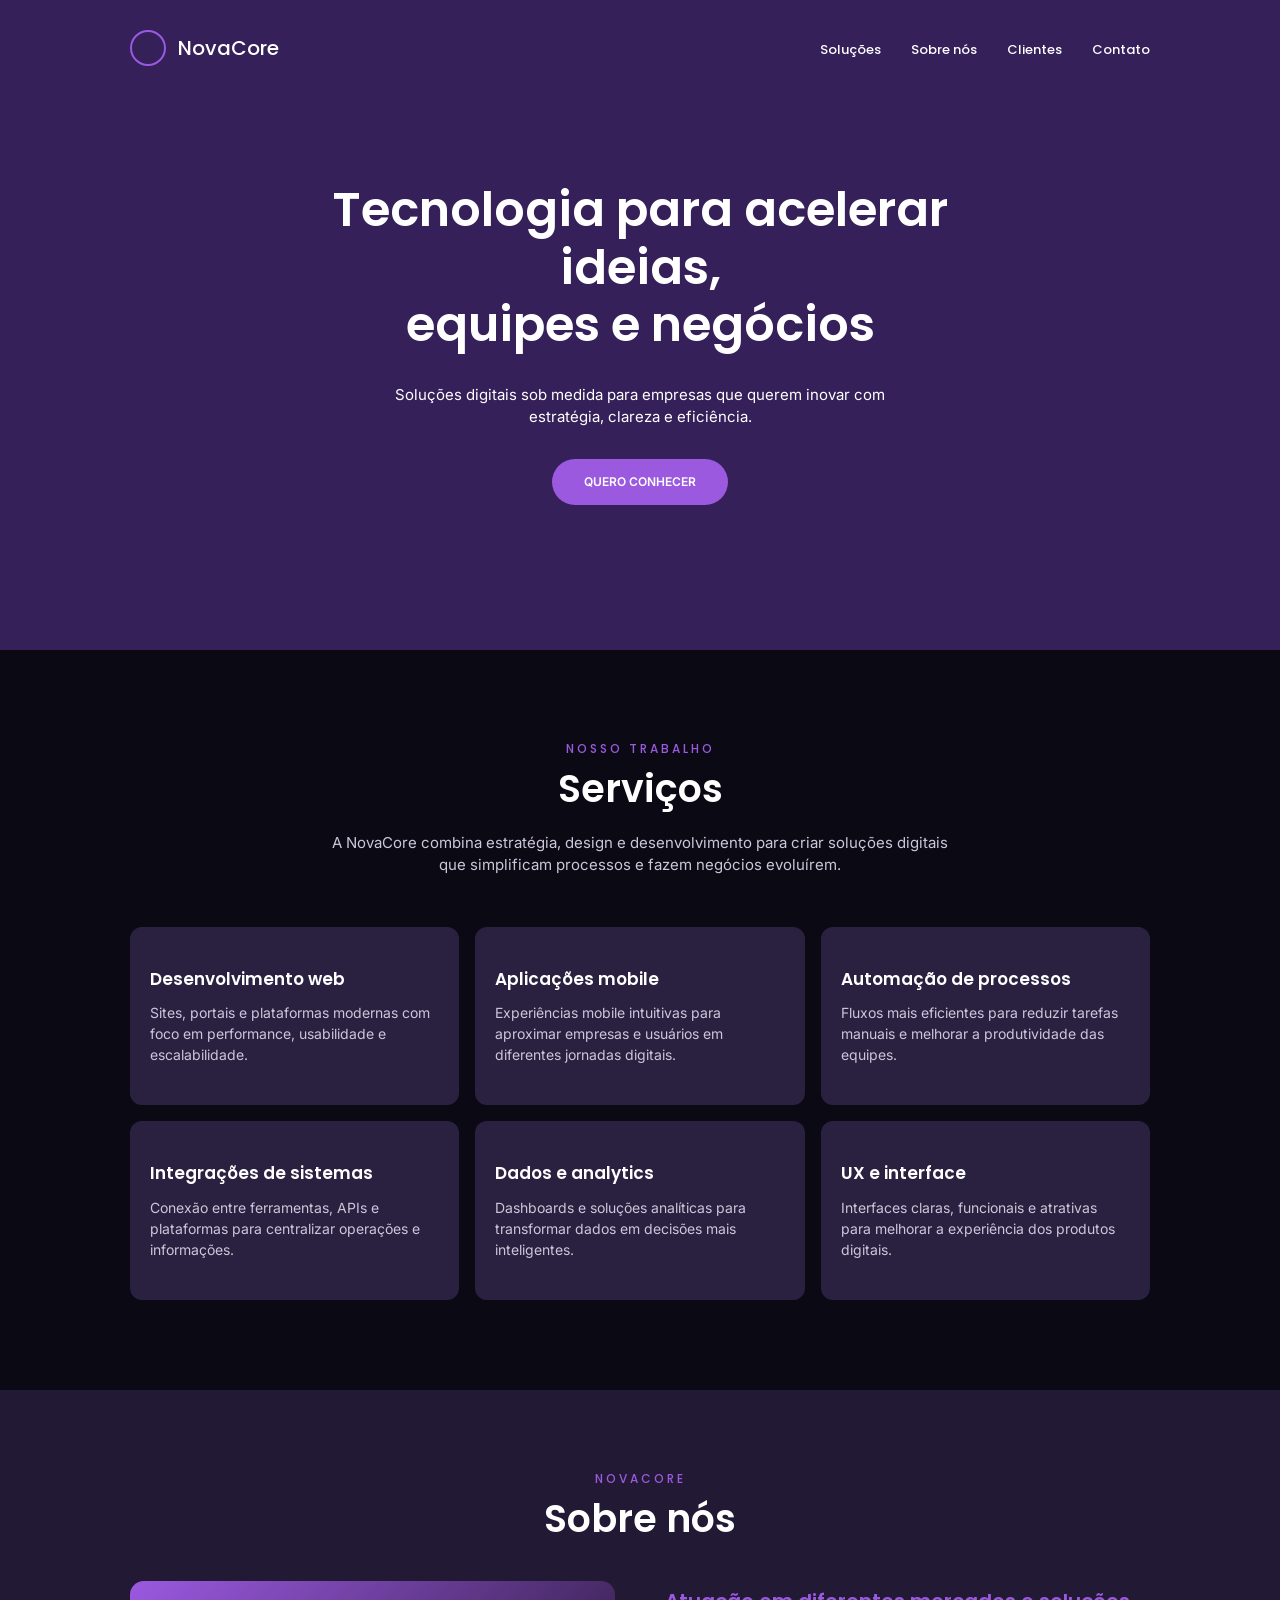
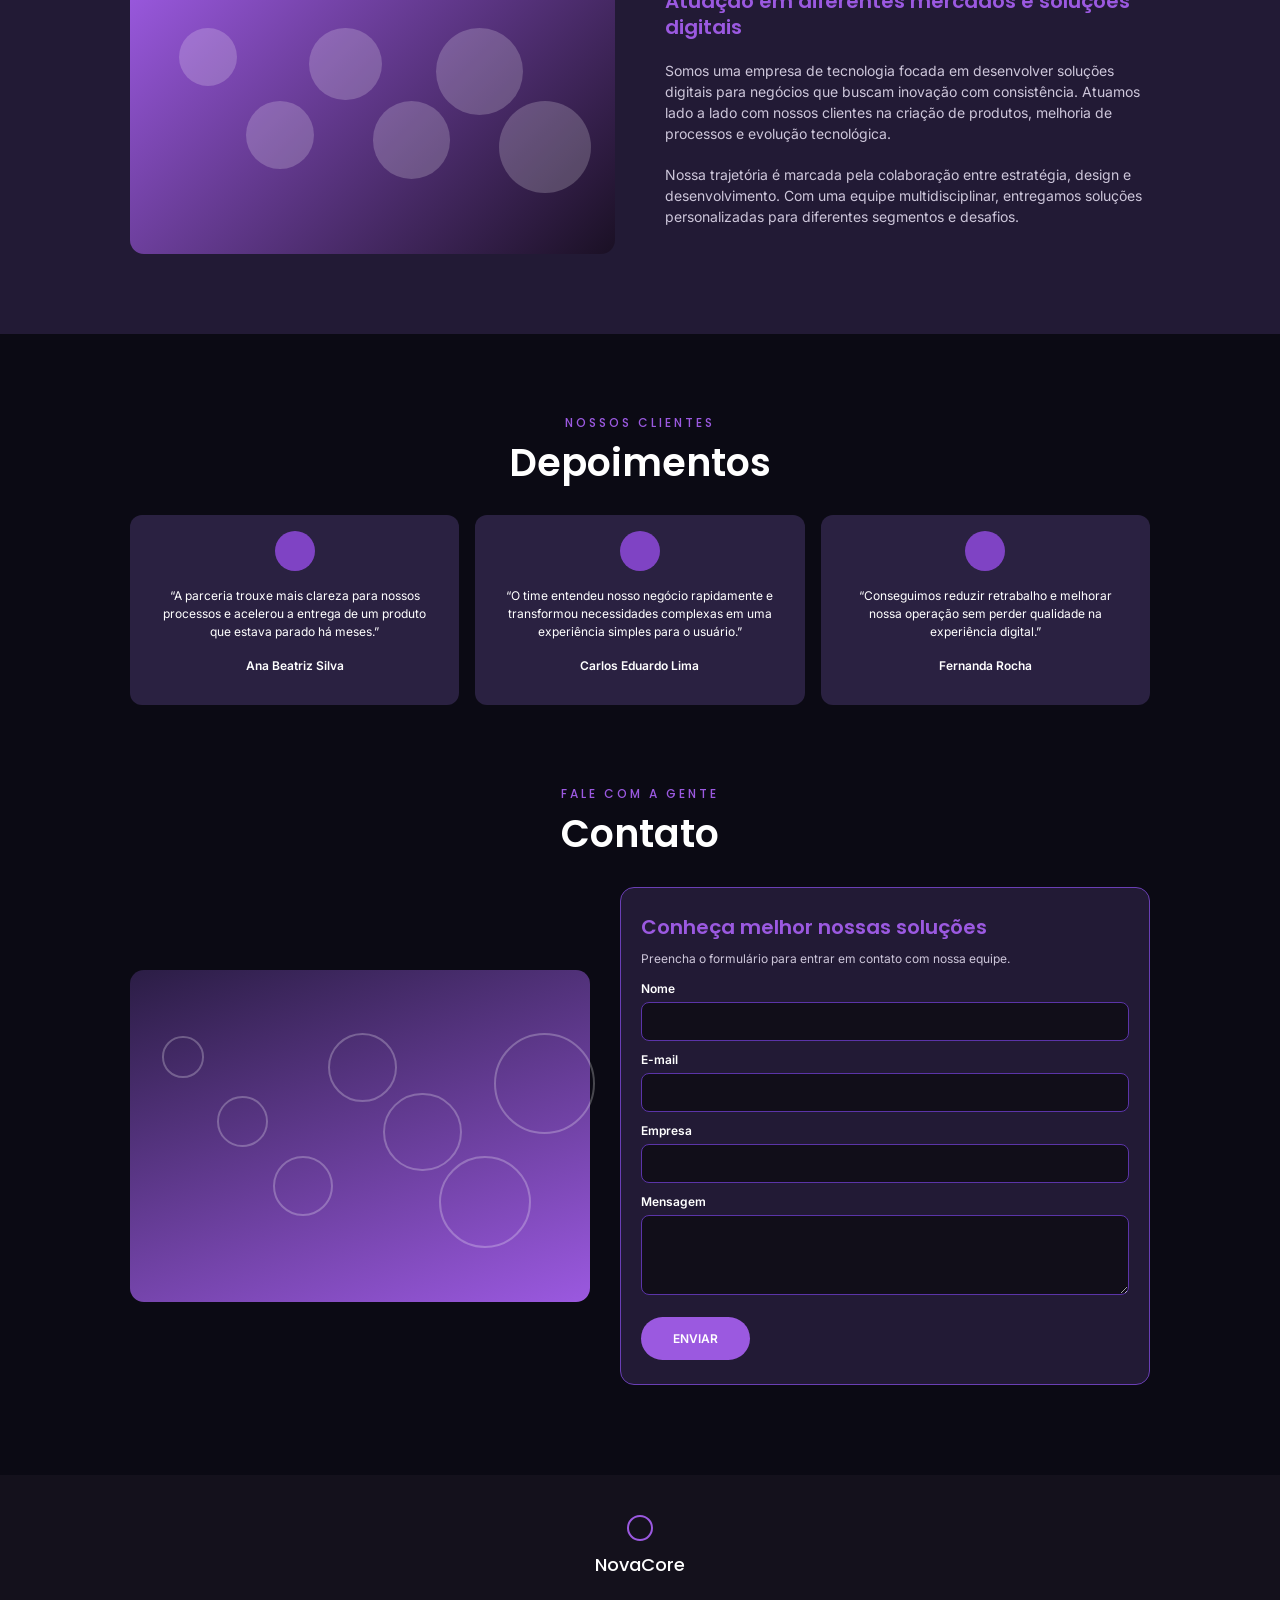
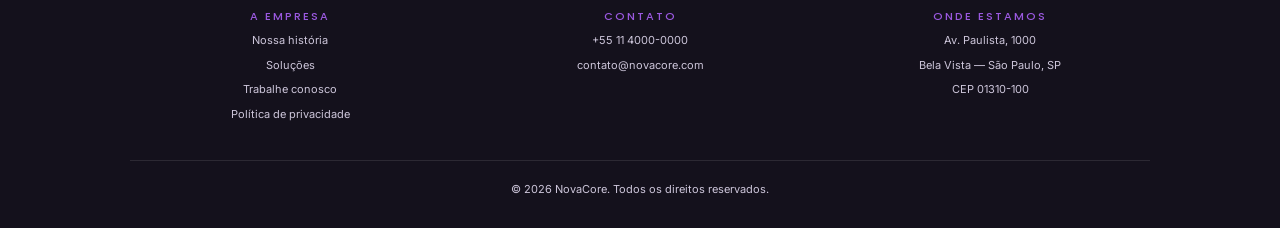
<file: Revisão/index.html>
<!DOCTYPE html>
<html lang="pt-BR">
<head>
    <meta charset="UTF-8">
    <meta name="viewport" content="width=device-width, initial-scale=1.0">
    <title>NovaCore</title>
    <link rel="stylesheet" href="reset.css">
    <link rel="stylesheet" href="variables.css">
    <link rel="stylesheet" href="components.css">
    <link rel="stylesheet" href="style.css">
</head>
<body>

    <header class="hero">
        <nav class="container menu">
            <a href="#" class="logo">
                <span class="logo-circle"></span>
                NovaCore
            </a>
            <ul>
                <li><a href="#solucoes">Soluções</a></li>
                <li><a href="#sobre">Sobre nós</a></li>
                <li><a href="#clientes">Clientes</a></li>
                <li><a href="#contato">Contato</a></li>
            </ul>
        </nav>

        <div class="hero-content">
            <h1>Tecnologia para acelerar ideias,<br>equipes e negócios</h1>
            <p>Soluções digitais sob medida para empresas que querem inovar com estratégia, clareza e eficiência.</p>
            <a href="#solucoes" class="btn">Quero conhecer</a>
        </div>
    </header>

    <main>
        <section id="solucoes" class="servicos">
            <div class="container">
                <div class="section-head">
                    <span class="eyebrow">Nosso trabalho</span>
                    <h2>Serviços</h2>
                    <p>A NovaCore combina estratégia, design e desenvolvimento para criar soluções digitais que simplificam processos e fazem negócios evoluírem.</p>
                </div>

                <div class="grid-servicos">
                    <article class="card">
                        <h3>Desenvolvimento web</h3>
                        <p>Sites, portais e plataformas modernas com foco em performance, usabilidade e escalabilidade.</p>
                    </article>
                    <article class="card">
                        <h3>Aplicações mobile</h3>
                        <p>Experiências mobile intuitivas para aproximar empresas e usuários em diferentes jornadas digitais.</p>
                    </article>
                    <article class="card">
                        <h3>Automação de processos</h3>
                        <p>Fluxos mais eficientes para reduzir tarefas manuais e melhorar a produtividade das equipes.</p>
                    </article>
                    <article class="card">
                        <h3>Integrações de sistemas</h3>
                        <p>Conexão entre ferramentas, APIs e plataformas para centralizar operações e informações.</p>
                    </article>
                    <article class="card">
                        <h3>Dados e analytics</h3>
                        <p>Dashboards e soluções analíticas para transformar dados em decisões mais inteligentes.</p>
                    </article>
                    <article class="card">
                        <h3>UX e interface</h3>
                        <p>Interfaces claras, funcionais e atrativas para melhorar a experiência dos produtos digitais.</p>
                    </article>
                </div>
            </div>
        </section>

        <section id="sobre" class="sobre">
            <div class="container">
                <div class="section-head">
                    <span class="eyebrow">NovaCore</span>
                    <h2>Sobre nós</h2>
                </div>

                <div class="sobre-grid">
                    <div class="sobre-texto">
                        <h3>Atuação em diferentes mercados e soluções digitais</h3>
                        <p>Somos uma empresa de tecnologia focada em desenvolver soluções digitais para negócios que buscam inovação com consistência. Atuamos lado a lado com nossos clientes na criação de produtos, melhoria de processos e evolução tecnológica.</p>
                        <p>Nossa trajetória é marcada pela colaboração entre estratégia, design e desenvolvimento. Com uma equipe multidisciplinar, entregamos soluções personalizadas para diferentes segmentos e desafios.</p>
                    </div>

                    <div class="sobre-visual">
                        <span></span>
                        <span></span>
                        <span></span>
                        <span></span>
                        <span></span>
                        <span></span>
                    </div>
                </div>
            </div>
        </section>

        <section id="clientes" class="depoimentos">
            <div class="container">
                <div class="section-head">
                    <span class="eyebrow">Nossos clientes</span>
                    <h2>Depoimentos</h2>
                </div>

                <div class="grid-depoimentos">
                    <article class="card depoimento">
                        <span class="avatar"></span>
                        <blockquote>“A parceria trouxe mais clareza para nossos processos e acelerou a entrega de um produto que estava parado há meses.”</blockquote>
                        <strong>Ana Beatriz Silva</strong>
                    </article>
                    <article class="card depoimento">
                        <span class="avatar"></span>
                        <blockquote>“O time entendeu nosso negócio rapidamente e transformou necessidades complexas em uma experiência simples para o usuário.”</blockquote>
                        <strong>Carlos Eduardo Lima</strong>
                    </article>
                    <article class="card depoimento">
                        <span class="avatar"></span>
                        <blockquote>“Conseguimos reduzir retrabalho e melhorar nossa operação sem perder qualidade na experiência digital.”</blockquote>
                        <strong>Fernanda Rocha</strong>
                    </article>
                </div>
            </div>
        </section>

        <section id="contato" class="contato">
            <div class="container">
                <div class="section-head">
                    <span class="eyebrow">Fale com a gente</span>
                    <h2>Contato</h2>
                </div>

                <div class="contato-grid">
                    <div class="contato-visual">
                        <span></span>
                        <span></span>
                        <span></span>
                        <span></span>
                        <span></span>
                        <span></span>
                        <span></span>
                    </div>

                    <form class="form" action="#" method="post">
                        <h3>Conheça melhor nossas soluções</h3>
                        <p>Preencha o formulário para entrar em contato com nossa equipe.</p>

                        <label for="nome">Nome</label>
                        <input type="text" id="nome" name="nome" required>

                        <label for="email">E-mail</label>
                        <input type="email" id="email" name="email" required>

                        <label for="empresa">Empresa</label>
                        <input type="text" id="empresa" name="empresa">

                        <label for="mensagem">Mensagem</label>
                        <textarea id="mensagem" name="mensagem" required></textarea>

                        <button type="submit" class="btn">Enviar</button>
                    </form>
                </div>
            </div>
        </section>
    </main>

    <footer class="rodape">
        <div class="container">
            <div class="rodape-logo">
                <span class="logo-circle"></span>
                <strong>NovaCore</strong>
            </div>

            <div class="rodape-colunas">
                <div>
                    <h4>A empresa</h4>
                    <ul>
                        <li><a href="#sobre">Nossa história</a></li>
                        <li><a href="#solucoes">Soluções</a></li>
                        <li><a href="#contato">Trabalhe conosco</a></li>
                        <li><a href="#">Política de privacidade</a></li>
                    </ul>
                </div>
                <div>
                    <h4>Contato</h4>
                    <ul>
                        <li>+55 11 4000-0000</li>
                        <li>contato@novacore.com</li>
                    </ul>
                </div>
                <div>
                    <h4>Onde estamos</h4>
                    <ul>
                        <li>Av. Paulista, 1000</li>
                        <li>Bela Vista — São Paulo, SP</li>
                        <li>CEP 01310-100</li>
                    </ul>
                </div>
            </div>

            <p class="copy">© 2026 NovaCore. Todos os direitos reservados.</p>
        </div>
    </footer>

</body>
</html>
</file>
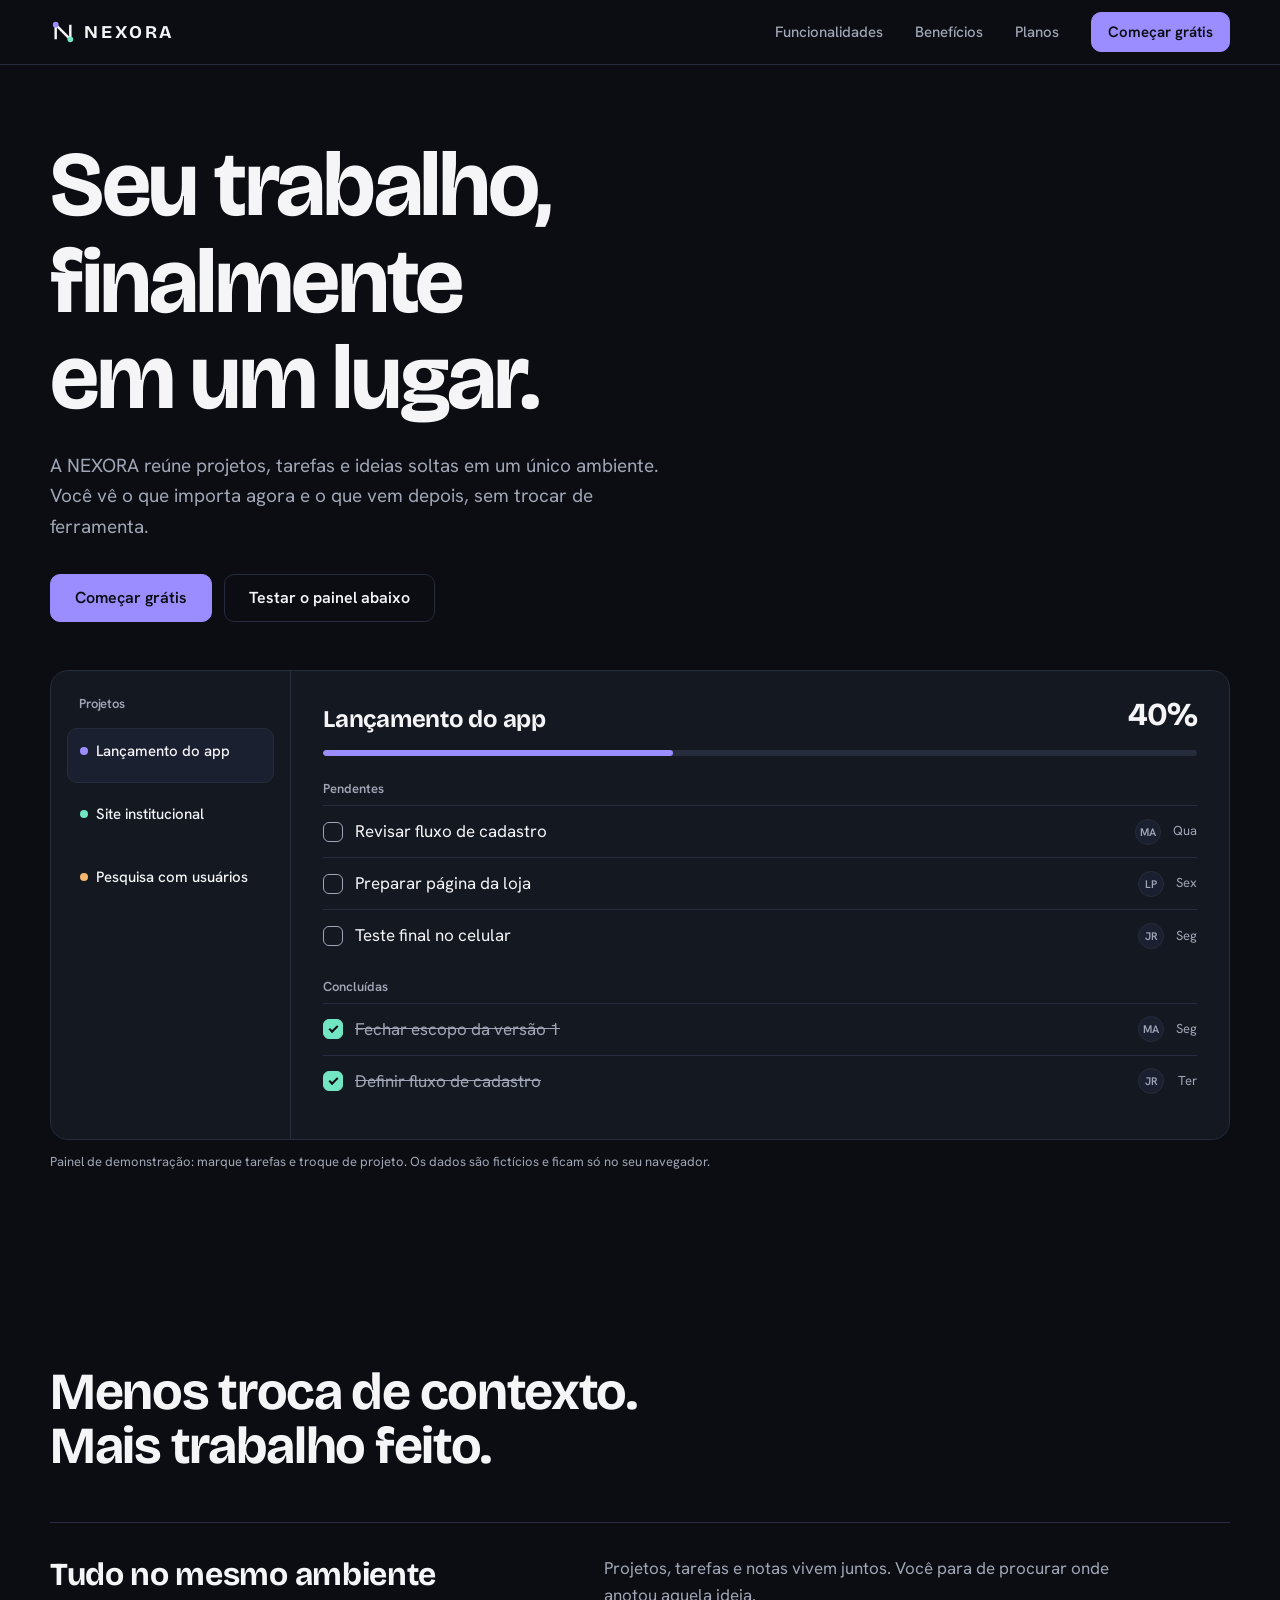
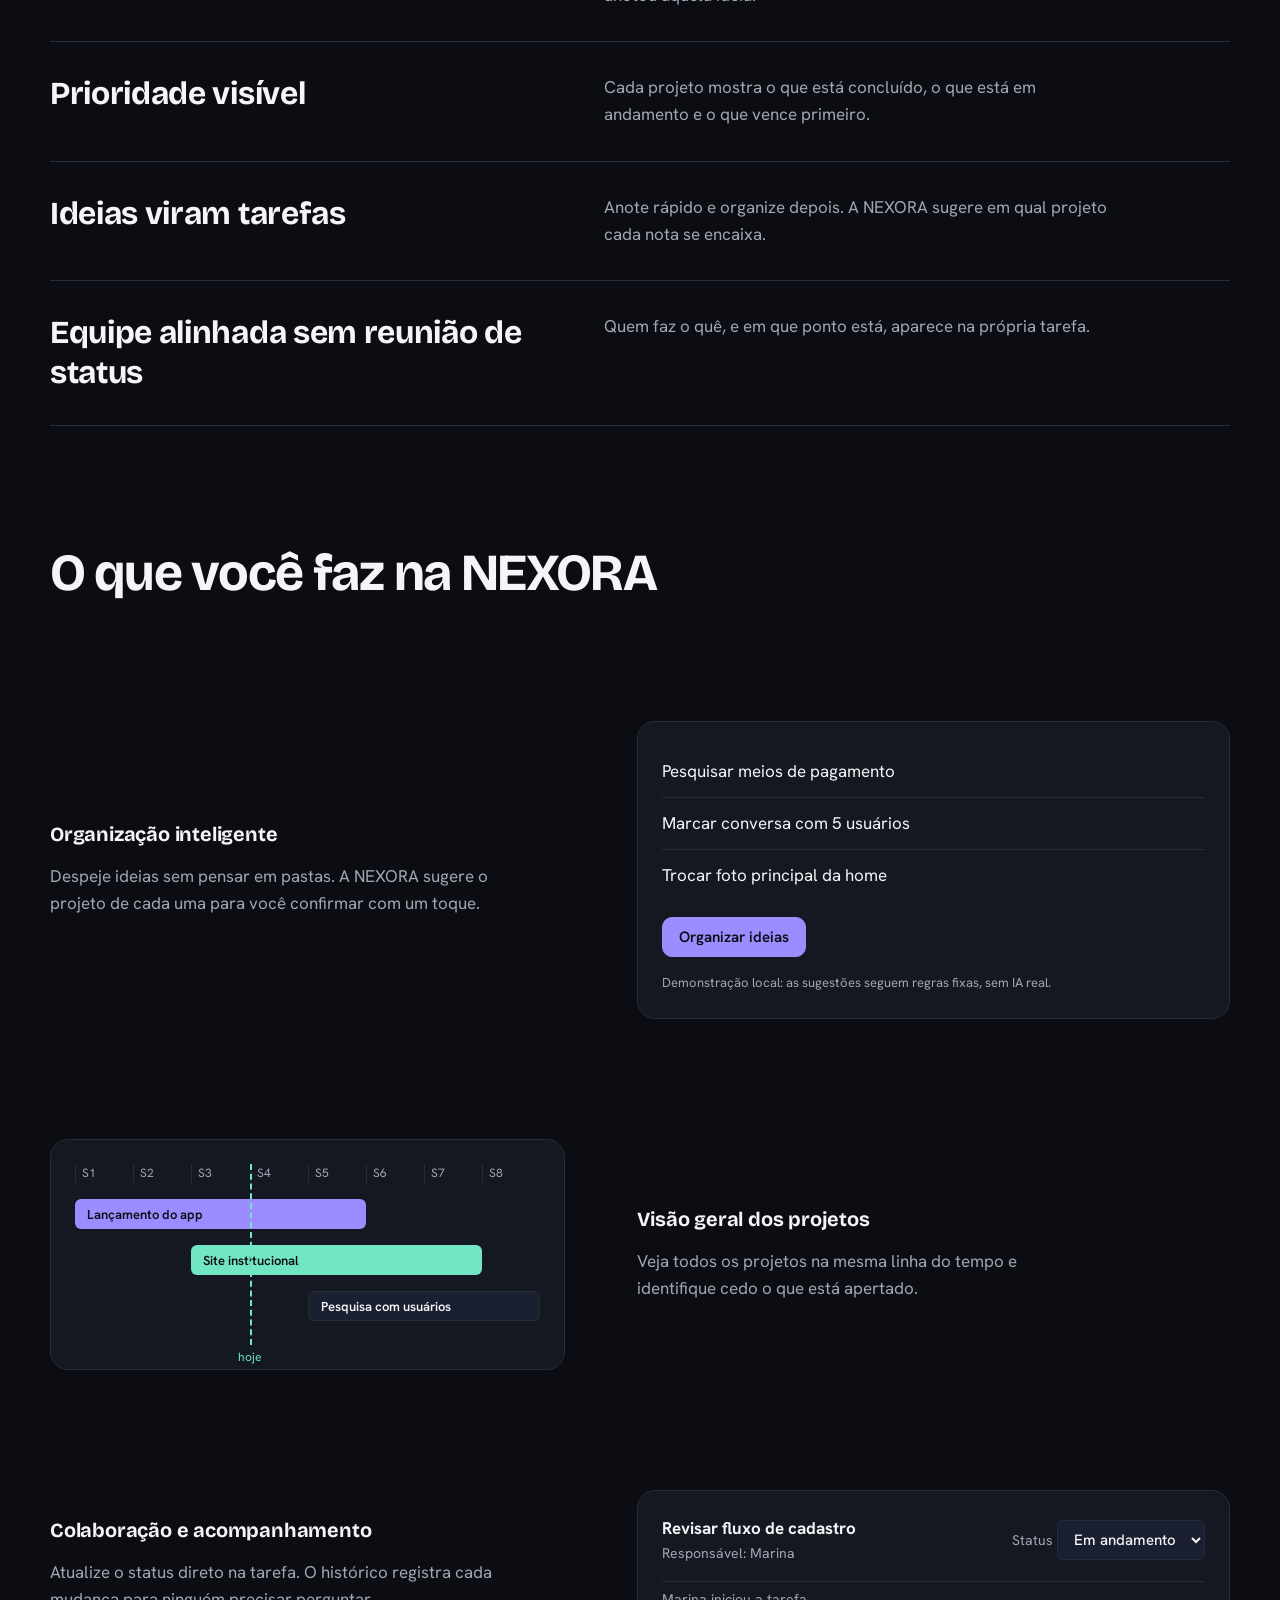
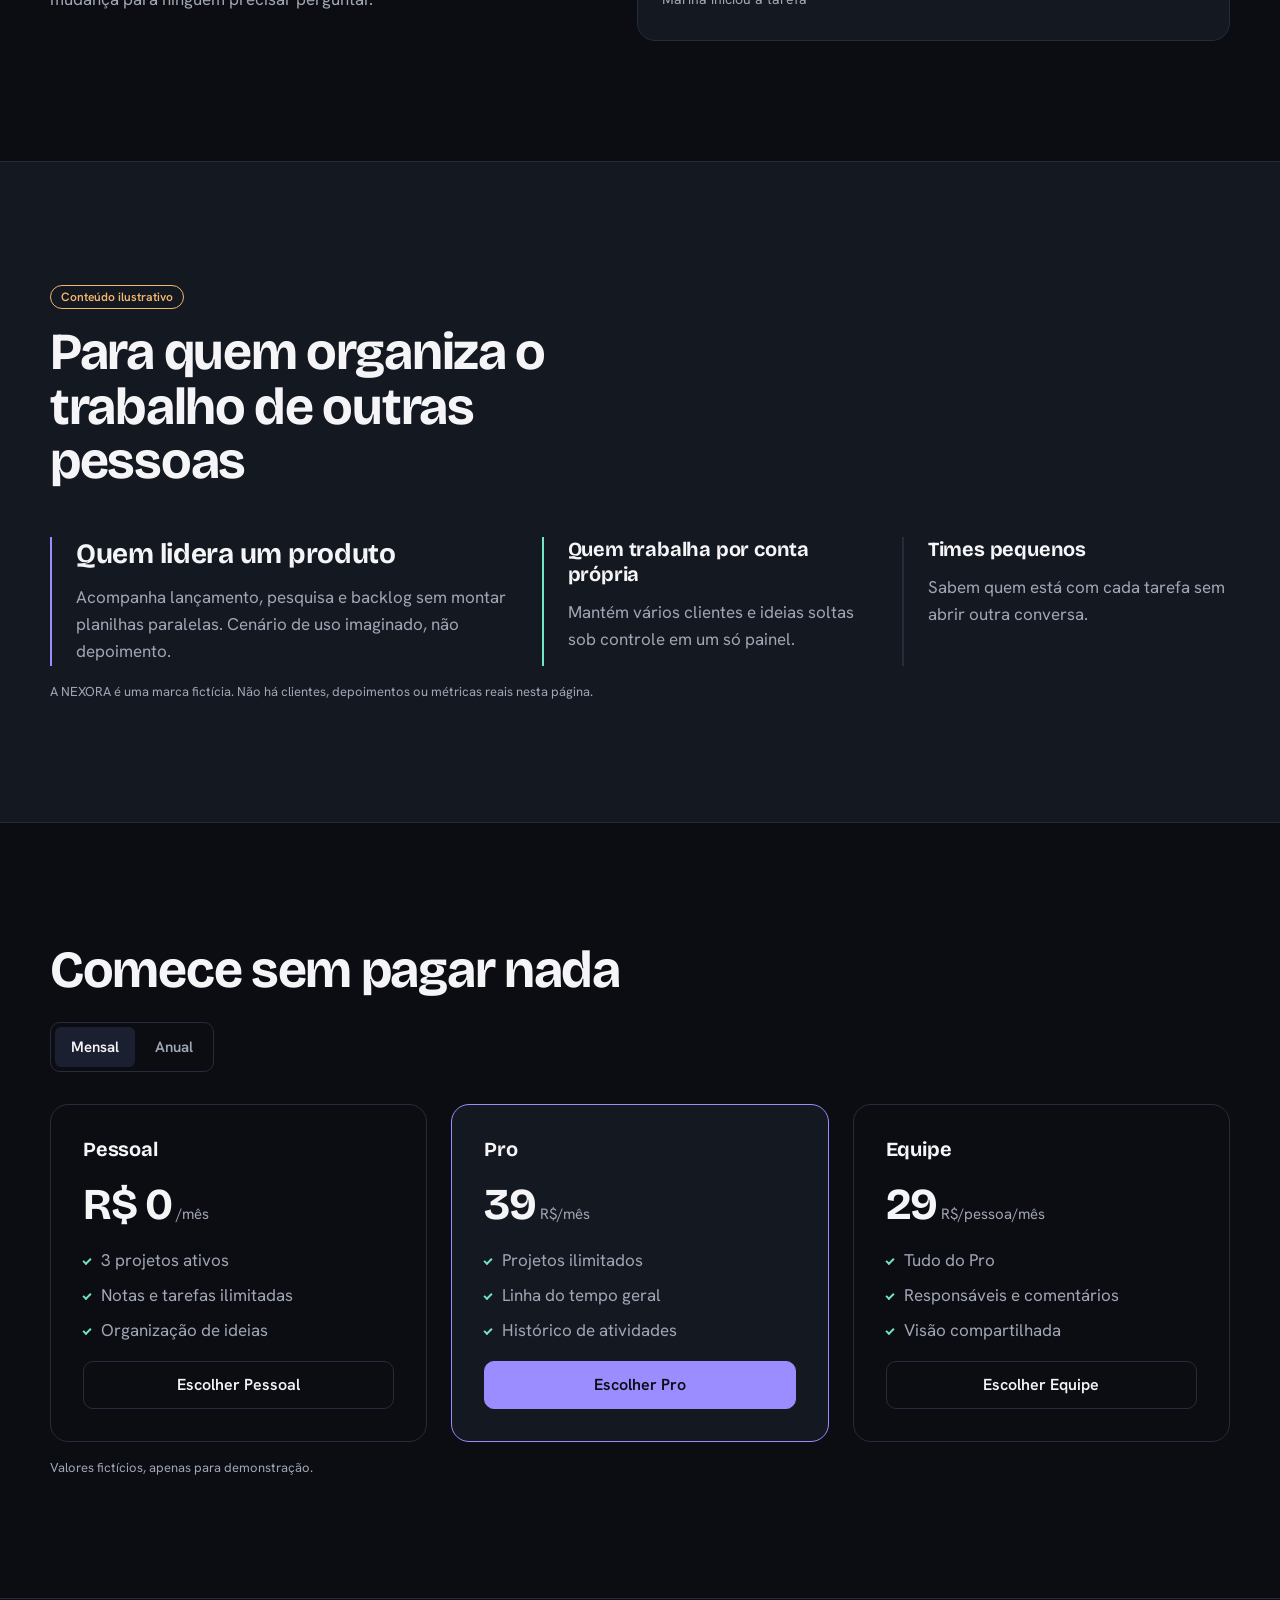
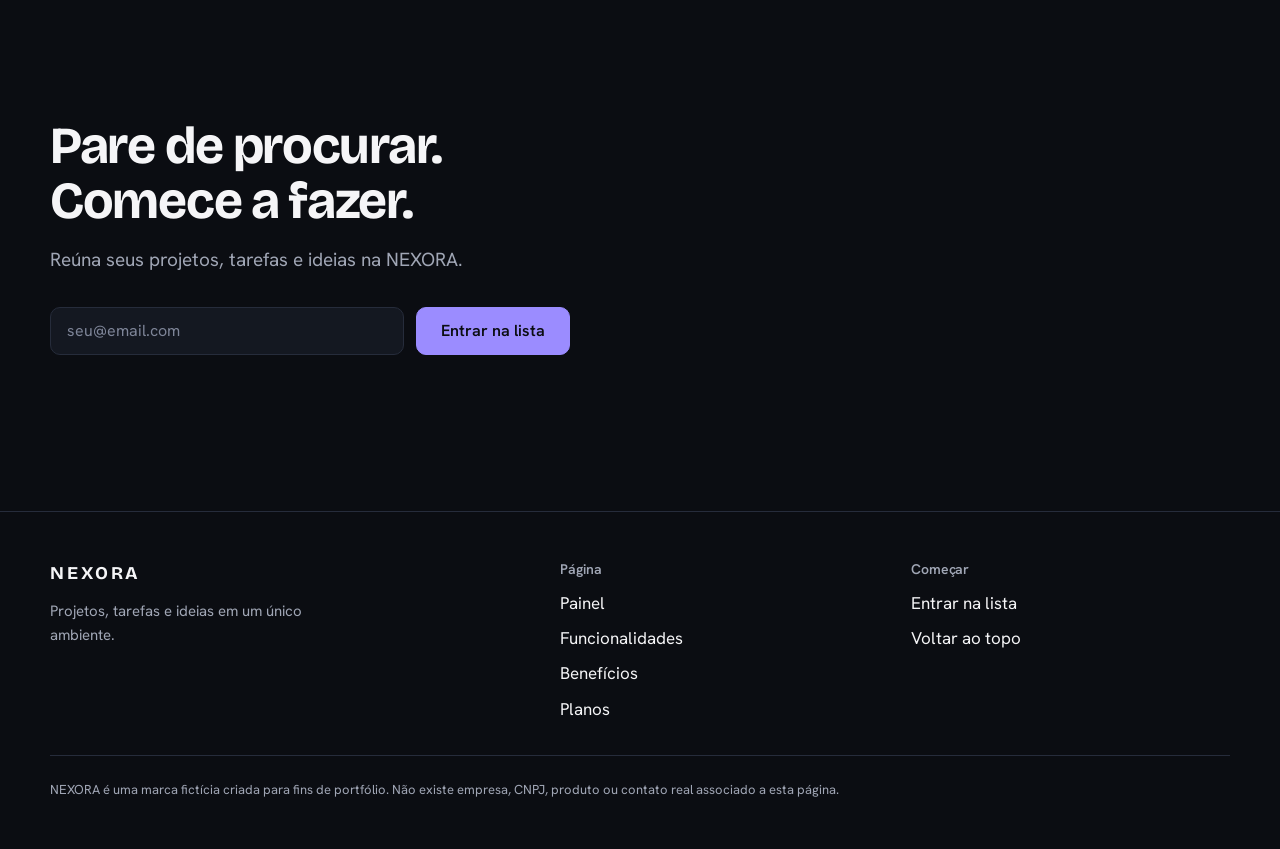
<file: Vibecode/index.html>
<!doctype html>
<html lang="pt-BR">
<head>
<meta charset="utf-8">
<meta name="viewport" content="width=device-width, initial-scale=1, viewport-fit=cover">
<title>NEXORA — Projetos, tarefas e ideias em um só lugar</title>
<meta name="description" content="A NEXORA reúne projetos, tarefas e ideias em um único ambiente inteligente. Marca fictícia criada para portfólio.">
<link rel="icon" href="data:image/svg+xml,%3Csvg xmlns='http://www.w3.org/2000/svg' viewBox='0 0 32 32'%3E%3Crect width='32' height='32' rx='8' fill='%230B0D12'/%3E%3Cpath d='M9 23V9l14 14V9' fill='none' stroke='%239B8CFF' stroke-width='3'/%3E%3C/svg%3E">
<link rel="preconnect" href="https://fonts.googleapis.com">
<link rel="preconnect" href="https://fonts.gstatic.com" crossorigin>
<link href="https://fonts.googleapis.com/css2?family=Bricolage+Grotesque:opsz,wght@12..96,500;12..96,700&family=Hanken+Grotesk:wght@400;500;600&display=swap" rel="stylesheet">
<link rel="stylesheet" href="style.css">
</head>
<body>
<header class="nav">
  <div class="wrap">
    <a class="logo" href="#topo" aria-label="NEXORA, início">
      <svg viewBox="0 0 32 32" fill="none" aria-hidden="true"><path d="M7 25V7l18 18V7" stroke="#F5F5F7" stroke-width="3" stroke-linejoin="round"/><circle cx="7" cy="7" r="3.5" fill="#9B8CFF"/><circle cx="25" cy="25" r="3.5" fill="#72E5C2"/></svg>
      NEXORA
    </a>
    <button class="burger" aria-expanded="false" aria-controls="menu" aria-label="Abrir menu"><span></span><span></span><span></span></button>
    <nav id="menu" aria-label="Principal">
      <a href="#funcionalidades">Funcionalidades</a>
      <a href="#beneficios">Benefícios</a>
      <a href="#planos">Planos</a>
      <a class="btn pri sm" href="#comecar">Começar grátis</a>
    </nav>
  </div>
</header>

<main id="topo">
<section class="hero" id="produto" aria-labelledby="h-hero">
  <div class="wrap">
    <h1 id="h-hero"><span>Seu trabalho,</span><span>finalmente</span><span>em um lugar.</span></h1>
    <p class="lead">A NEXORA reúne projetos, tarefas e ideias soltas em um único ambiente. Você vê o que importa agora e o que vem depois, sem trocar de ferramenta.</p>
    <div class="cta-row">
      <a class="btn pri" href="#comecar">Começar grátis</a>
      <a class="btn" href="#app">Testar o painel abaixo</a>
    </div>

    <div class="app" id="app" aria-label="Demonstração interativa do painel da NEXORA">
      <aside class="side" id="side"></aside>
      <div class="main" id="main"></div>
    </div>
    <p class="hint" style="margin-top:var(--s3)">Painel de demonstração: marque tarefas e troque de projeto. Os dados são fictícios e ficam só no seu navegador.</p>
  </div>
</section>

<section id="beneficios" aria-labelledby="h-ben">
  <div class="wrap">
    <h2 id="h-ben">Menos troca de contexto.<br>Mais trabalho feito.</h2>
    <div class="ben">
      <div><h3>Tudo no mesmo ambiente</h3><p>Projetos, tarefas e notas vivem juntos. Você para de procurar onde anotou aquela ideia.</p></div>
      <div><h3>Prioridade visível</h3><p>Cada projeto mostra o que está concluído, o que está em andamento e o que vence primeiro.</p></div>
      <div><h3>Ideias viram tarefas</h3><p>Anote rápido e organize depois. A NEXORA sugere em qual projeto cada nota se encaixa.</p></div>
      <div><h3>Equipe alinhada sem reunião de status</h3><p>Quem faz o quê, e em que ponto está, aparece na própria tarefa.</p></div>
    </div>
  </div>
</section>

<section id="funcionalidades" style="padding-top:0" aria-labelledby="h-func">
  <div class="wrap">
    <h2 id="h-func">O que você faz na NEXORA</h2>

    <div class="feat">
      <div class="txt"><h3>Organização inteligente</h3><p>Despeje ideias sem pensar em pastas. A NEXORA sugere o projeto de cada uma para você confirmar com um toque.</p></div>
      <div class="panel" id="inbox">
        <div id="notes"></div>
        <button class="btn pri sm" id="org" style="margin-top:var(--s4)">Organizar ideias</button>
        <p class="hint">Demonstração local: as sugestões seguem regras fixas, sem IA real.</p>
      </div>
    </div>

    <div class="feat flip">
      <div class="txt"><h3>Visão geral dos projetos</h3><p>Veja todos os projetos na mesma linha do tempo e identifique cedo o que está apertado.</p></div>
      <div class="panel" role="img" aria-label="Linha do tempo de três projetos ao longo de oito semanas">
        <div class="tl" style="padding-bottom:var(--s5)">
          <span class="wk">S1</span><span class="wk">S2</span><span class="wk">S3</span><span class="wk">S4</span><span class="wk">S5</span><span class="wk">S6</span><span class="wk">S7</span><span class="wk">S8</span>
          <div class="b" style="grid-column:1/6;background:var(--vio)">Lançamento do app</div>
          <div class="b" style="grid-column:3/8;background:var(--mint)">Site institucional</div>
          <div class="b" style="grid-column:5/9;background:var(--surf2);color:var(--ink);border:1px solid var(--line)">Pesquisa com usuários</div>
          <span class="today"></span>
        </div>
      </div>
    </div>

    <div class="feat">
      <div class="txt"><h3>Colaboração e acompanhamento</h3><p>Atualize o status direto na tarefa. O histórico registra cada mudança para ninguém precisar perguntar.</p></div>
      <div class="panel">
        <div style="display:flex;justify-content:space-between;align-items:center;gap:var(--s3);flex-wrap:wrap">
          <div><strong>Revisar fluxo de cadastro</strong><div class="muted" style="font-size:.875rem">Responsável: Marina</div></div>
          <label class="muted" style="font-size:.875rem">Status
            <select id="st"><option>A fazer</option><option selected>Em andamento</option><option>Concluída</option></select></label>
        </div>
        <ul class="log" id="log" aria-live="polite"><li>Marina iniciou a tarefa</li></ul>
      </div>
    </div>
  </div>
</section>

<section class="proof" aria-labelledby="h-proof">
  <div class="wrap">
    <span class="tag">Conteúdo ilustrativo</span>
    <h2 id="h-proof" style="margin-top:var(--s4);max-width:18ch">Para quem organiza o trabalho de outras pessoas</h2>
    <div class="sc">
      <article><h3>Quem lidera um produto</h3><p>Acompanha lançamento, pesquisa e backlog sem montar planilhas paralelas. Cenário de uso imaginado, não depoimento.</p></article>
      <article><h3>Quem trabalha por conta própria</h3><p>Mantém vários clientes e ideias soltas sob controle em um só painel.</p></article>
      <article><h3>Times pequenos</h3><p>Sabem quem está com cada tarefa sem abrir outra conversa.</p></article>
    </div>
    <p class="hint">A NEXORA é uma marca fictícia. Não há clientes, depoimentos ou métricas reais nesta página.</p>
  </div>
</section>

<section id="planos" aria-labelledby="h-plan">
  <div class="wrap">
    <h2 id="h-plan">Comece sem pagar nada</h2>
    <div class="sw" role="group" aria-label="Período de cobrança">
      <button aria-pressed="true" data-p="m">Mensal</button><button aria-pressed="false" data-p="a">Anual</button>
    </div>
    <div class="plans">
      <div class="plan"><h3>Pessoal</h3><div class="price">R$ 0<small> /mês</small></div><ul><li>3 projetos ativos</li><li>Notas e tarefas ilimitadas</li><li>Organização de ideias</li></ul><button class="btn" data-plan="Pessoal">Escolher Pessoal</button></div>
      <div class="plan hl"><h3>Pro</h3><div class="price"><span data-m="39" data-a="31">39</span><small> R$/mês</small></div><ul><li>Projetos ilimitados</li><li>Linha do tempo geral</li><li>Histórico de atividades</li></ul><button class="btn pri" data-plan="Pro">Escolher Pro</button></div>
      <div class="plan"><h3>Equipe</h3><div class="price"><span data-m="29" data-a="24">29</span><small> R$/pessoa/mês</small></div><ul><li>Tudo do Pro</li><li>Responsáveis e comentários</li><li>Visão compartilhada</li></ul><button class="btn" data-plan="Equipe">Escolher Equipe</button></div>
    </div>
    <p class="hint">Valores fictícios, apenas para demonstração.</p>
  </div>
</section>

<section class="final" id="comecar" style="border-top:1px solid var(--line)" aria-labelledby="h-final">
  <div class="wrap">
    <h2 id="h-final">Pare de procurar. Comece a fazer.</h2>
    <p class="lead" style="margin-top:var(--s4)">Reúna seus projetos, tarefas e ideias na NEXORA.</p>
    <form class="cap" id="form" novalidate>
      <input type="email" id="email" name="email" placeholder="seu@email.com" aria-label="Seu e-mail" autocomplete="email" required>
      <button class="btn pri" type="submit">Entrar na lista</button>
    </form>
    <p id="msg" role="status"></p>
  </div>
</section>
</main>

<footer>
  <div class="wrap">
    <div><a class="logo" href="#topo">NEXORA</a><p class="muted" style="margin-top:var(--s3);max-width:34ch;font-size:.9375rem">Projetos, tarefas e ideias em um único ambiente.</p></div>
    <div><h3>Página</h3><ul><li><a href="#produto">Painel</a></li><li><a href="#funcionalidades">Funcionalidades</a></li><li><a href="#beneficios">Benefícios</a></li><li><a href="#planos">Planos</a></li></ul></div>
    <div><h3>Começar</h3><ul><li><a href="#comecar">Entrar na lista</a></li><li><a href="#topo">Voltar ao topo</a></li></ul></div>
    <p class="legal">NEXORA é uma marca fictícia criada para fins de portfólio. Não existe empresa, CNPJ, produto ou contato real associado a esta página.</p>
  </div>
</footer>

<script src="script.js"></script>
</body>
</html>
</file>
<file: Revisão/variables.css>
@import url('https://fonts.googleapis.com/css2?family=Inter:wght@300..700&family=Poppins:wght@500;600;700&display=swap');

:root {
    --primary: #9b59e0;
    --primary-dark: #7f43c4;
    --hero: #35205a;
    --bg: #0b0a14;
    --surface: #221a35;
    --card: #2a2141;
    --footer: #14111c;
    --input: #110e19;
    --border: #5b34a8;
    --light: #ffffff;
    --text: #cdc6da;

    --title: 'Poppins', sans-serif;
    --body: 'Inter', sans-serif;
}
</file>
<file: Revisão/components.css>
body {
    font-family: var(--body);
    background-color: var(--bg);
    color: var(--light);
    line-height: 1.5;
}

.container {
    max-width: 1100px;
    width: 100%;
    margin: auto;
    padding: 0 40px;
}

.btn {
    display: inline-block;
    background-color: var(--primary);
    color: var(--light);
    border: none;
    border-radius: 30px;
    padding: 14px 32px;
    font-size: 12px;
    font-weight: 600;
    text-transform: uppercase;
    cursor: pointer;
    transition: background-color .3s, transform .3s;
}

.btn:hover {
    background-color: var(--primary-dark);
    transform: translateY(-2px);
}

.btn:active {
    transform: translateY(0);
}

.section-head {
    text-align: center;
    margin-bottom: 50px;
}

.section-head .eyebrow {
    display: block;
    color: var(--primary);
    font-family: var(--title);
    font-size: 12px;
    font-weight: 500;
    letter-spacing: 3px;
    text-transform: uppercase;
    margin-bottom: 8px;
}

.section-head h2 {
    font-family: var(--title);
    font-size: 38px;
    font-weight: 600;
    line-height: 1.2;
}

.section-head p {
    max-width: 640px;
    margin: 20px auto 0;
    font-size: 15px;
    color: var(--text);
}

.card {
    background-color: var(--card);
    border-radius: 12px;
    padding: 30px 20px;
}

.logo {
    display: flex;
    align-items: center;
    gap: 12px;
    font-family: var(--title);
    font-size: 20px;
    font-weight: 500;
}

.logo-circle {
    display: block;
    width: 26px;
    height: 26px;
    border: 2px solid var(--primary);
    border-radius: 50%;
}
</file>
<file: Revisão/style.css>
.hero {
    background-color: var(--hero);
    min-height: 650px;
    display: flex;
    flex-direction: column;
}

.menu {
    display: flex;
    justify-content: space-between;
    align-items: center;
    padding-top: 30px;
    padding-bottom: 30px;
}

.menu .logo-circle {
    width: 36px;
    height: 36px;
}

.menu ul {
    display: flex;
    gap: 30px;
}

.menu ul a {
    font-family: var(--title);
    font-size: 13px;
    font-weight: 500;
    transition: color .3s;
}

.menu ul a:hover {
    color: var(--primary);
    text-decoration: underline;
    text-underline-offset: 6px;
}

.hero-content {
    flex: 1;
    display: flex;
    flex-direction: column;
    align-items: center;
    justify-content: center;
    text-align: center;
    padding: 40px;
    padding-bottom: 100px;
}

.hero-content h1 {
    max-width: 720px;
    font-family: var(--title);
    font-size: 48px;
    font-weight: 600;
    line-height: 1.2;
}

.hero-content p {
    max-width: 560px;
    margin: 30px 0;
    font-size: 15px;
}

.servicos {
    padding: 90px 0;
}

.grid-servicos {
    display: grid;
    grid-template-columns: repeat(3, 1fr);
    gap: 16px;
}

.grid-servicos .card {
    padding: 40px 20px;
}

.grid-servicos h3 {
    font-family: var(--title);
    font-size: 17px;
    font-weight: 600;
    margin-bottom: 10px;
}

.grid-servicos p {
    font-size: 14px;
    color: var(--text);
}

.sobre {
    background-color: var(--surface);
    padding: 80px 0;
}

.sobre .section-head {
    margin-bottom: 40px;
}

.sobre-grid {
    display: grid;
    grid-template-columns: 1fr 1fr;
    gap: 50px;
    align-items: center;
}

.sobre-texto {
    order: 2;
}

.sobre-texto h3 {
    color: var(--primary);
    font-family: var(--title);
    font-size: 20px;
    font-weight: 600;
    line-height: 1.3;
    margin-bottom: 20px;
}

.sobre-texto p {
    font-size: 14px;
    color: var(--text);
    margin-bottom: 20px;
}

.sobre-visual {
    position: relative;
    aspect-ratio: 356 / 200;
    border-radius: 14px;
    background-image: linear-gradient(135deg, #9b59e0, #1a1024);
}

.sobre-visual span {
    position: absolute;
    aspect-ratio: 1;
    border-radius: 50%;
    background-color: rgba(255, 255, 255, .2);
}

.sobre-visual span:nth-child(1) { left: 10%; top: 17%; width: 12%; }
.sobre-visual span:nth-child(2) { left: 37%; top: 17%; width: 15%; }
.sobre-visual span:nth-child(3) { left: 63%; top: 17%; width: 18%; }
.sobre-visual span:nth-child(4) { left: 24%; top: 44%; width: 14%; }
.sobre-visual span:nth-child(5) { left: 50%; top: 44%; width: 16%; }
.sobre-visual span:nth-child(6) { left: 76%; top: 44%; width: 19%; }

.depoimentos {
    padding: 80px 0 40px;
}

.depoimentos .section-head {
    margin-bottom: 30px;
}

.grid-depoimentos {
    display: grid;
    grid-template-columns: repeat(3, 1fr);
    gap: 16px;
}

.depoimento {
    display: flex;
    flex-direction: column;
    align-items: center;
    text-align: center;
    gap: 16px;
    padding: 16px 24px 30px;
}

.avatar {
    width: 40px;
    height: 40px;
    border-radius: 50%;
    background-color: var(--primary-dark);
}

.depoimento blockquote {
    font-size: 12px;
}

.depoimento strong {
    font-size: 12px;
    font-weight: 600;
}

.contato {
    padding: 40px 0 90px;
}

.contato .section-head {
    margin-bottom: 30px;
}

.contato-grid {
    display: grid;
    grid-template-columns: 1fr 1.15fr;
    gap: 30px;
    align-items: center;
}

.contato-visual {
    position: relative;
    aspect-ratio: 312 / 225;
    border-radius: 14px;
    background-image: linear-gradient(160deg, #2b1d45, #9b59e0);
}

.contato-visual span {
    position: absolute;
    aspect-ratio: 1;
    border-radius: 50%;
    border: 2px solid rgba(255, 255, 255, .25);
}

.contato-visual span:nth-child(1) { left: 7%; top: 20%; width: 9%; }
.contato-visual span:nth-child(2) { left: 19%; top: 38%; width: 11%; }
.contato-visual span:nth-child(3) { left: 43%; top: 19%; width: 15%; }
.contato-visual span:nth-child(4) { left: 55%; top: 37%; width: 17%; }
.contato-visual span:nth-child(5) { left: 79%; top: 19%; width: 22%; }
.contato-visual span:nth-child(6) { left: 31%; top: 56%; width: 13%; }
.contato-visual span:nth-child(7) { left: 67%; top: 56%; width: 20%; }

.form {
    background-color: var(--surface);
    border: 1px solid #6a3fb5;
    border-radius: 14px;
    padding: 24px 20px;
}

.form h3 {
    color: var(--primary);
    font-family: var(--title);
    font-size: 20px;
    font-weight: 600;
    margin-bottom: 8px;
}

.form p {
    font-size: 12px;
    color: var(--text);
    margin-bottom: 12px;
}

.form label {
    display: block;
    font-size: 12px;
    font-weight: 600;
    margin-top: 10px;
    margin-bottom: 4px;
}

.form input,
.form textarea {
    width: 100%;
    background-color: var(--input);
    border: 1px solid var(--border);
    border-radius: 8px;
    padding: 10px;
    font-size: 14px;
    color: var(--light);
    transition: border-color .3s, background-color .3s;
}

.form textarea {
    height: 80px;
    resize: vertical;
}

.form input:focus,
.form textarea:focus {
    outline: none;
    border-color: var(--primary);
    background-color: #1a1426;
}

.form .btn {
    margin-top: 16px;
}

.rodape {
    background-color: var(--footer);
    padding: 40px 0 30px;
    text-align: center;
}

.rodape-logo {
    display: flex;
    flex-direction: column;
    align-items: center;
    gap: 10px;
    margin-bottom: 30px;
}

.rodape-logo .logo-circle {
    width: 26px;
    height: 26px;
}

.rodape-logo strong {
    font-family: var(--title);
    font-size: 18px;
    font-weight: 500;
}

.rodape-colunas {
    display: grid;
    grid-template-columns: repeat(3, 1fr);
    gap: 30px;
    padding-bottom: 30px;
    margin-bottom: 20px;
    border-bottom: 1px solid rgba(255, 255, 255, .1);
}

.rodape-colunas h4 {
    color: var(--primary);
    font-family: var(--title);
    font-size: 11px;
    font-weight: 500;
    letter-spacing: 2px;
    text-transform: uppercase;
    margin-bottom: 8px;
}

.rodape-colunas li {
    font-size: 11px;
    color: var(--text);
    margin-bottom: 8px;
}

.rodape-colunas a {
    transition: color .3s;
}

.rodape-colunas a:hover {
    color: var(--primary);
}

.copy {
    font-size: 11px;
    color: var(--text);
}

@media (max-width: 900px) {
    .hero-content h1 {
        font-size: 40px;
    }

    .grid-servicos,
    .grid-depoimentos {
        grid-template-columns: repeat(2, 1fr);
    }

    .sobre-grid,
    .contato-grid {
        grid-template-columns: 1fr;
    }

    .sobre-texto {
        order: 0;
    }

    .contato-visual {
        order: 2;
    }
}

@media (max-width: 600px) {
    .container {
        padding: 0 20px;
    }

    .menu {
        flex-direction: column;
        gap: 20px;
    }

    .menu ul {
        gap: 18px;
    }

    .hero {
        min-height: 560px;
    }

    .hero-content h1 {
        font-size: 30px;
    }

    .section-head h2 {
        font-size: 30px;
    }

    .grid-servicos,
    .grid-depoimentos,
    .rodape-colunas {
        grid-template-columns: 1fr;
    }
}
</file>
<file: Vibecode/style.css>
:root{
  --bg:#0B0D12;--surf:#141821;--surf2:#1B2030;--line:#262C3B;
  --ink:#F5F5F7;--mute:#A0A6B5;--vio:#9B8CFF;--mint:#72E5C2;--warn:#F2B66D;
  --r-s:6px;--r-m:10px;--r-l:18px;
  --s1:4px;--s2:8px;--s3:12px;--s4:16px;--s5:24px;--s6:32px;--s7:48px;--s8:72px;--s9:120px;
  --f-d:"Bricolage Grotesque","Segoe UI",system-ui,sans-serif;
  --f-b:"Hanken Grotesk","Segoe UI",system-ui,sans-serif;
  color-scheme:dark;
  box-sizing:border-box;padding-top:env(safe-area-inset-top,0px);padding-bottom:env(safe-area-inset-bottom,0px);
}
*,*::before,*::after{box-sizing:inherit}
html{scroll-behavior:smooth;scroll-padding-top:calc(72px + env(safe-area-inset-top,0px))}
body{margin:0;background:var(--bg);color:var(--ink);font:400 1.0625rem/1.6 var(--f-b);-webkit-font-smoothing:antialiased}
body::before{content:"";position:fixed;inset:0 0 auto;height:env(safe-area-inset-top,0px);background:var(--bg);z-index:60}
h1,h2,h3,p{margin:0}
h1,h2,h3{font-family:var(--f-d);font-weight:700;letter-spacing:-.025em;line-height:1.05}
h1{font-size:clamp(2.75rem,7.2vw,5.75rem)}
h2{font-size:clamp(2rem,4.2vw,3.25rem)}
h3{font-size:1.25rem;letter-spacing:-.01em;line-height:1.25}
a{color:inherit}
.wrap{width:min(1180px,100% - 2*var(--s5));margin-inline:auto}
section{padding-block:var(--s9)}
.lead{color:var(--mute);font-size:1.1875rem;max-width:56ch}
.muted{color:var(--mute)}
:focus-visible{outline:2px solid var(--mint);outline-offset:3px;border-radius:var(--r-s)}
.btn{display:inline-flex;align-items:center;justify-content:center;gap:var(--s2);min-height:48px;padding:0 var(--s5);border-radius:var(--r-m);border:1px solid var(--line);background:transparent;color:var(--ink);font:600 1rem var(--f-b);text-decoration:none;cursor:pointer;transition:background .2s,border-color .2s,transform .15s}
.btn:hover{border-color:var(--mute);background:var(--surf)}
.btn:active{transform:translateY(1px)}
.btn.pri{background:var(--vio);border-color:var(--vio);color:#0B0D12}
.btn.pri:hover{background:#B2A6FF;border-color:#B2A6FF}
.btn.sm{min-height:40px;padding:0 var(--s4);font-size:.9375rem}

/* Navbar */
header.nav{position:sticky;top:env(safe-area-inset-top,0px);z-index:50;background:var(--bg);border-bottom:1px solid var(--line)}
.nav .wrap{display:flex;align-items:center;justify-content:space-between;height:64px}
.logo{display:inline-flex;align-items:center;gap:var(--s2);font:700 1.125rem var(--f-d);letter-spacing:.16em;text-decoration:none}
.logo svg{width:26px;height:26px}
.nav nav{display:flex;align-items:center;gap:var(--s6)}
.nav nav a:not(.btn){color:var(--mute);text-decoration:none;font-weight:500;font-size:.9375rem;transition:color .2s}
.nav nav a:not(.btn):hover{color:var(--ink)}
.burger{display:none;width:44px;height:44px;border:1px solid var(--line);border-radius:var(--r-m);background:none;color:var(--ink);cursor:pointer}
.burger span{display:block;width:18px;height:2px;background:currentColor;margin:4px auto;transition:transform .2s,opacity .2s}
.burger[aria-expanded=true] span:nth-child(1){transform:translateY(6px) rotate(45deg)}
.burger[aria-expanded=true] span:nth-child(2){opacity:0}
.burger[aria-expanded=true] span:nth-child(3){transform:translateY(-6px) rotate(-45deg)}

/* Hero */
.hero{padding-top:var(--s8);padding-bottom:var(--s8)}
.hero h1{max-width:12ch}
.hero .lead{margin-top:var(--s5)}
.cta-row{display:flex;flex-wrap:wrap;gap:var(--s3);margin-top:var(--s6)}
.hero h1 span{display:block}
@media (prefers-reduced-motion:no-preference){
  .hero h1 span,.hero .lead,.hero .cta-row,.app{opacity:0;transform:translateY(14px);animation:in .7s cubic-bezier(.2,.7,.2,1) forwards}
  .hero h1 span:nth-child(2){animation-delay:.08s}.hero h1 span:nth-child(3){animation-delay:.16s}
  .hero .lead{animation-delay:.28s}.hero .cta-row{animation-delay:.36s}.app{animation-delay:.5s}
}
@keyframes in{to{opacity:1;transform:none}}

/* Dashboard */
.app{margin-top:var(--s7);display:grid;grid-template-columns:240px 1fr;background:var(--surf);border:1px solid var(--line);border-radius:var(--r-l);overflow:hidden}
.side{border-right:1px solid var(--line);padding:var(--s4);display:flex;flex-direction:column;gap:var(--s2)}
.side h3{font:600 .8125rem var(--f-b);color:var(--mute);padding:var(--s2) var(--s3)}
.proj{display:flex;flex-direction:column;gap:6px;text-align:left;width:100%;padding:var(--s3);border:1px solid transparent;border-radius:var(--r-m);background:none;color:var(--ink);font:500 .9375rem var(--f-b);cursor:pointer;transition:background .2s}
.proj:hover{background:var(--surf2)}
.proj[aria-pressed=true]{background:var(--surf2);border-color:var(--line)}
.proj .row{display:flex;align-items:center;gap:var(--s2)}
.dot{width:8px;height:8px;border-radius:50%;flex:none}
.mini{height:3px;border-radius:2px;background:var(--line);overflow:hidden}
.mini i{display:block;height:100%;transition:width .4s}
.main{padding:var(--s5) var(--s6) var(--s6);min-width:0}
.mh{display:flex;justify-content:space-between;align-items:flex-end;gap:var(--s4);flex-wrap:wrap}
.mh h3{font-size:1.5rem}
.pct{font:700 2rem var(--f-d);letter-spacing:-.03em}
.bar{height:6px;background:var(--line);border-radius:3px;margin:var(--s4) 0 var(--s5);overflow:hidden}
.bar i{display:block;height:100%;border-radius:3px;transition:width .45s cubic-bezier(.2,.7,.2,1)}
.grp{font:600 .8125rem var(--f-b);color:var(--mute);margin:var(--s4) 0 var(--s2)}
.task{display:grid;grid-template-columns:auto 1fr auto auto;align-items:center;gap:var(--s3);padding:var(--s3) 0;border-top:1px solid var(--line);cursor:pointer}
.task input{appearance:none;width:20px;height:20px;border:1.5px solid var(--mute);border-radius:var(--r-s);margin:0;display:grid;place-content:center;cursor:pointer;transition:background .15s,border-color .15s}
.task input:checked{background:var(--mint);border-color:var(--mint)}
.task input:checked::after{content:"";width:9px;height:5px;border:2px solid #0B0D12;border-top:0;border-right:0;transform:rotate(-45deg) translate(1px,-1px)}
.task input:focus-visible{outline:2px solid var(--mint);outline-offset:3px}
.task span.t{transition:color .2s}
.task input:checked+span.t{color:var(--mute);text-decoration:line-through}
.av{width:26px;height:26px;border-radius:50%;background:var(--surf2);border:1px solid var(--line);display:grid;place-items:center;font:600 .6875rem var(--f-b);color:var(--mute)}
.due{font-size:.8125rem;color:var(--mute);min-width:3ch;text-align:right}

/* Benefits */
.ben{border-top:1px solid var(--line);margin-top:var(--s7)}
.ben div{display:grid;grid-template-columns:1fr 1.2fr;gap:var(--s6);padding:var(--s6) 0;border-bottom:1px solid var(--line)}
.ben h3{font-size:clamp(1.5rem,2.6vw,2rem)}
.ben p{color:var(--mute);max-width:52ch}

/* Features */
.feat{display:grid;grid-template-columns:1fr 1.15fr;gap:var(--s8);align-items:center;margin-top:var(--s9)}
.feat.flip .txt{order:2}
.feat .txt p{color:var(--mute);margin-top:var(--s4);max-width:46ch}
.panel{background:var(--surf);border:1px solid var(--line);border-radius:var(--r-l);padding:var(--s5)}
.note{display:flex;justify-content:space-between;align-items:center;gap:var(--s3);padding:var(--s3) 0;border-top:1px solid var(--line)}
.note:first-of-type{border-top:0}
.chip{font:600 .75rem var(--f-b);padding:3px 10px;border-radius:99px;border:1px solid var(--line);color:var(--mute);white-space:nowrap;transition:all .3s}
.chip.on{opacity:1}
.hint{font-size:.8125rem;color:var(--mute);margin-top:var(--s4)}
.tl{display:grid;grid-template-columns:repeat(8,1fr);gap:var(--s2) 0;position:relative}
.tl .wk{font-size:.75rem;color:var(--mute);border-left:1px solid var(--line);padding-left:6px}
.tl .b{height:30px;border-radius:var(--r-s);margin-top:var(--s2);display:flex;align-items:center;padding:0 var(--s3);font:600 .8125rem var(--f-b);color:#0B0D12;white-space:nowrap;overflow:hidden}
.tl .today{position:absolute;top:0;bottom:0;left:calc(37.5% + 0px);border-left:2px dashed var(--mint);pointer-events:none}
.tl .today::after{content:"hoje";position:absolute;bottom:-22px;left:-14px;font-size:.75rem;color:var(--mint)}
select{background:var(--surf2);color:var(--ink);border:1px solid var(--line);border-radius:var(--r-s);padding:8px 12px;font:500 .9375rem var(--f-b);min-height:40px}
.log{list-style:none;margin:var(--s4) 0 0;padding:0;font-size:.875rem;color:var(--mute)}
.log li{padding:6px 0;border-top:1px solid var(--line)}

/* Social */
.proof{background:var(--surf);border-block:1px solid var(--line)}
.tag{display:inline-block;font:600 .75rem var(--f-b);color:var(--warn);border:1px solid var(--warn);border-radius:99px;padding:3px 10px}
.sc{display:grid;grid-template-columns:1.4fr 1fr 1fr;gap:var(--s6);margin-top:var(--s7)}
.sc article{border-left:2px solid var(--vio);padding-left:var(--s5)}
.sc article:nth-child(2){border-color:var(--mint)}
.sc article:nth-child(3){border-color:var(--line)}
.sc p{color:var(--mute);margin-top:var(--s3)}
.sc article:first-child h3{font-size:1.75rem}

/* Plans */
.sw{display:inline-flex;gap:4px;padding:4px;border:1px solid var(--line);border-radius:var(--r-m);margin-top:var(--s5)}
.sw button{border:0;background:none;color:var(--mute);font:600 .9375rem var(--f-b);padding:8px 16px;border-radius:var(--r-s);cursor:pointer;min-height:40px}
.sw button[aria-pressed=true]{background:var(--surf2);color:var(--ink)}
.plans{display:grid;grid-template-columns:repeat(3,1fr);gap:var(--s5);margin-top:var(--s6)}
.plan{border:1px solid var(--line);border-radius:var(--r-l);padding:var(--s6);display:flex;flex-direction:column;gap:var(--s4)}
.plan.hl{border-color:var(--vio);background:var(--surf)}
.price{font:700 2.75rem var(--f-d);letter-spacing:-.03em}
.price small{font:400 .9375rem var(--f-b);color:var(--mute);letter-spacing:0}
.plan ul{list-style:none;margin:0;padding:0;color:var(--mute);display:grid;gap:var(--s2);flex:1}
.plan li::before{content:"";display:inline-block;width:8px;height:5px;border:2px solid var(--mint);border-top:0;border-right:0;transform:rotate(-45deg);margin-right:10px;position:relative;top:-3px}

/* CTA + footer */
.final{text-align:left}
.final h2{max-width:16ch}
form.cap{display:flex;flex-wrap:wrap;gap:var(--s3);margin-top:var(--s6);max-width:520px}
form.cap input{flex:1 1 240px;min-height:48px;padding:0 var(--s4);background:var(--surf);border:1px solid var(--line);border-radius:var(--r-m);color:var(--ink);font:400 1rem var(--f-b)}
form.cap input::placeholder{color:#7E8598}
form.cap input:focus-visible{border-color:var(--vio);outline-offset:2px}
#msg{margin-top:var(--s3);min-height:1.6em;font-size:.9375rem;color:var(--mint)}
#msg.err{color:var(--warn)}
footer{border-top:1px solid var(--line);padding-block:var(--s7)}
footer .wrap{display:grid;grid-template-columns:1.5fr 1fr 1fr;gap:var(--s6)}
footer h3{font:600 .875rem var(--f-b);color:var(--mute);margin-bottom:var(--s3)}
footer ul{list-style:none;margin:0;padding:0;display:grid;gap:var(--s2)}
footer a{text-decoration:none;color:var(--ink)}footer a:hover{color:var(--vio)}
footer .legal{grid-column:1/-1;border-top:1px solid var(--line);padding-top:var(--s5);font-size:.8125rem;color:var(--mute)}

@media (max-width:900px){
  section{padding-block:var(--s8)}
  .burger{display:block}
  .nav nav{position:absolute;left:0;right:0;top:64px;flex-direction:column;align-items:stretch;gap:0;background:var(--bg);border-bottom:1px solid var(--line);padding:var(--s3) var(--s5) var(--s5);display:none}
  .nav nav.open{display:flex}
  .nav nav a:not(.btn){padding:14px 0;border-bottom:1px solid var(--line);font-size:1.0625rem}
  .nav nav .btn{margin-top:var(--s4)}
  .app{grid-template-columns:1fr}
  .side{border-right:0;border-bottom:1px solid var(--line);flex-direction:row;overflow-x:auto}
  .side h3{display:none}.proj{min-width:200px}
  .main{padding:var(--s4)}
  .ben div,.feat,.sc,.plans,footer .wrap{grid-template-columns:1fr}
  .ben div{gap:var(--s3)}
  .feat{gap:var(--s6);margin-top:var(--s8)}.feat.flip .txt{order:0}
  .task{grid-template-columns:auto 1fr auto}.task .av{display:none}
}
@media (prefers-reduced-motion:reduce){html{scroll-behavior:auto}*{transition:none!important}}
</file>
